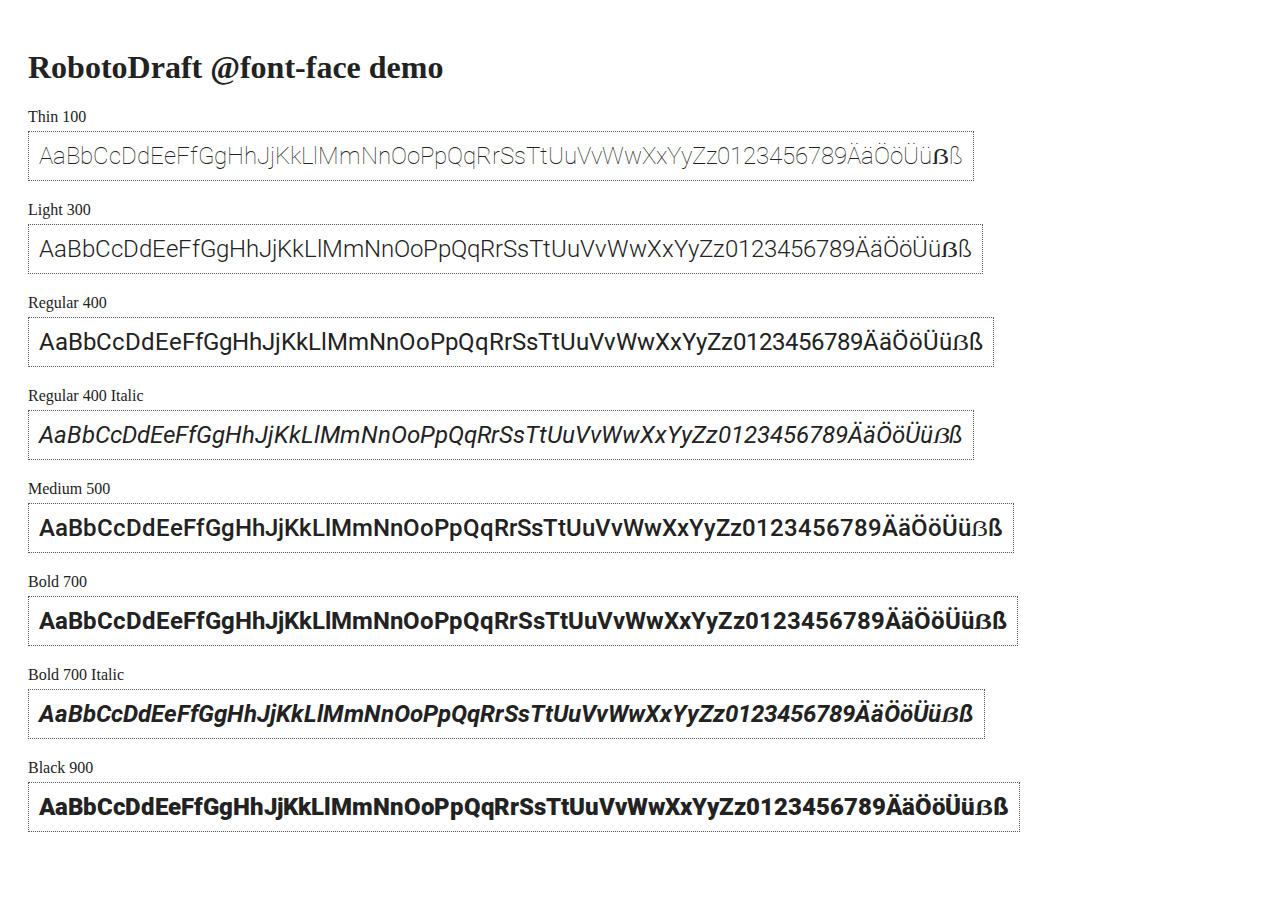
<file: www/lib/robotodraft/index.html>
<!DOCTYPE html>
<html>
	<head>
		<title>RobotoDraft @font-face demo</title>
		<meta charset="UTF-8" />
		<link rel="stylesheet" href="robotodraft.css" type="text/css" />
		<style>
		body {
			padding: 20px;
			color: #222;
			background: #fff;
		}

		span { display: block; }

		.font-demo {
			display: inline-block;
			margin: 5px 0 20px;
			padding: 10px;
			border: 1px dotted #555;
			font-family: RobotoDraft;
			font-size: 24px;
		}
		</style>
	</head>
	<body>
		<h1>RobotoDraft @font-face demo</h1>

		<span>Thin 100</span>
		<div class="font-demo" style="font-weight:100">
			AaBbCcDdEeFfGgHhJjKkLlMmNnOoPpQqRrSsTtUuVvWwXxYyZz0123456789ÄäÖöÜüẞß
		</div>

		<span>Light 300</span>
		<div class="font-demo" style="font-weight:300">
			AaBbCcDdEeFfGgHhJjKkLlMmNnOoPpQqRrSsTtUuVvWwXxYyZz0123456789ÄäÖöÜüẞß
		</div>

		<span>Regular 400</span>
		<div class="font-demo">
			AaBbCcDdEeFfGgHhJjKkLlMmNnOoPpQqRrSsTtUuVvWwXxYyZz0123456789ÄäÖöÜüẞß
		</div>

		<span>Regular 400 Italic</span>
		<div class="font-demo" style="font-style:italic">
			AaBbCcDdEeFfGgHhJjKkLlMmNnOoPpQqRrSsTtUuVvWwXxYyZz0123456789ÄäÖöÜüẞß
		</div>

		<span>Medium 500</span>
		<div class="font-demo" style="font-weight:500">
			AaBbCcDdEeFfGgHhJjKkLlMmNnOoPpQqRrSsTtUuVvWwXxYyZz0123456789ÄäÖöÜüẞß
		</div>

		<span>Bold 700</span>
		<div class="font-demo" style="font-weight:700">
			AaBbCcDdEeFfGgHhJjKkLlMmNnOoPpQqRrSsTtUuVvWwXxYyZz0123456789ÄäÖöÜüẞß
		</div>

		<span>Bold 700 Italic</span>
		<div class="font-demo" style="font-weight:700;font-style:italic">
			AaBbCcDdEeFfGgHhJjKkLlMmNnOoPpQqRrSsTtUuVvWwXxYyZz0123456789ÄäÖöÜüẞß
		</div>

		<span>Black 900</span>
		<div class="font-demo" style="font-weight:900">
			AaBbCcDdEeFfGgHhJjKkLlMmNnOoPpQqRrSsTtUuVvWwXxYyZz0123456789ÄäÖöÜüẞß
		</div>

	</body>
</html>
</file>
<file: www/lib/robotodraft/robotodraft.css>
/* BEGIN Thin */
@font-face {
  font-family: RobotoDraft;
  src: url("./fonts/Thin/RobotoDraft-Thin.woff2?v=1.0.0") format("woff2"), url("./fonts/Thin/RobotoDraft-Thin.woff?v=1.0.0") format("woff"), url("./fonts/Thin/RobotoDraft-Thin.ttf?v=1.0.0") format("truetype");
  font-weight: 100;
  font-style: normal; }
/* END Thin */
/* BEGIN Light */
@font-face {
  font-family: RobotoDraft;
  src: url("./fonts/Light/RobotoDraft-Light.woff2?v=1.0.0") format("woff2"), url("./fonts/Light/RobotoDraft-Light.woff?v=1.0.0") format("woff"), url("./fonts/Light/RobotoDraft-Light.ttf?v=1.0.0") format("truetype");
  font-weight: 300;
  font-style: normal; }
/* END Light */
/* BEGIN Regular */
@font-face {
  font-family: RobotoDraft;
  src: url("./fonts/Regular/RobotoDraft-Regular.woff2?v=1.0.0") format("woff2"), url("./fonts/Regular/RobotoDraft-Regular.woff?v=1.0.0") format("woff"), url("./fonts/Regular/RobotoDraft-Regular.ttf?v=1.0.0") format("truetype");
  font-weight: 400;
  font-style: normal; }
@font-face {
  font-family: RobotoDraft;
  src: url("./fonts/Regular/RobotoDraft-Regular.woff2?v=1.0.0") format("woff2"), url("./fonts/Regular/RobotoDraft-Regular.woff?v=1.0.0") format("woff"), url("./fonts/Regular/RobotoDraft-Regular.ttf?v=1.0.0") format("truetype");
  font-weight: normal;
  font-style: normal; }
/* END Regular */
/* BEGIN Italic */
@font-face {
  font-family: RobotoDraft;
  src: url("./fonts/Italic/RobotoDraft-Italic.woff2?v=1.0.0") format("woff2"), url("./fonts/Italic/RobotoDraft-Italic.woff?v=1.0.0") format("woff"), url("./fonts/Italic/RobotoDraft-Italic.ttf?v=1.0.0") format("truetype");
  font-weight: 400;
  font-style: italic; }
@font-face {
  font-family: RobotoDraft;
  src: url("./fonts/Italic/RobotoDraft-Italic.woff2?v=1.0.0") format("woff2"), url("./fonts/Italic/RobotoDraft-Italic.woff?v=1.0.0") format("woff"), url("./fonts/Italic/RobotoDraft-Italic.ttf?v=1.0.0") format("truetype");
  font-weight: normal;
  font-style: italic; }
/* END Italic */
/* BEGIN Medium */
@font-face {
  font-family: RobotoDraft;
  src: url("./fonts/Medium/RobotoDraft-Medium.woff2?v=1.0.0") format("woff2"), url("./fonts/Medium/RobotoDraft-Medium.woff?v=1.0.0") format("woff"), url("./fonts/Medium/RobotoDraft-Medium.ttf?v=1.0.0") format("truetype");
  font-weight: 500;
  font-style: normal; }
/* END Medium */
/* BEGIN Bold */
@font-face {
  font-family: RobotoDraft;
  src: url("./fonts/Bold/RobotoDraft-Bold.woff2?v=1.0.0") format("woff2"), url("./fonts/Bold/RobotoDraft-Bold.woff?v=1.0.0") format("woff"), url("./fonts/Bold/RobotoDraft-Bold.ttf?v=1.0.0") format("truetype");
  font-weight: 700;
  font-style: normal; }
@font-face {
  font-family: RobotoDraft;
  src: url("./fonts/Bold/RobotoDraft-Bold.woff2?v=1.0.0") format("woff2"), url("./fonts/Bold/RobotoDraft-Bold.woff?v=1.0.0") format("woff"), url("./fonts/Bold/RobotoDraft-Bold.ttf?v=1.0.0") format("truetype");
  font-weight: bold;
  font-style: normal; }
/* END Bold */
/* BEGIN Bold Italic */
@font-face {
  font-family: RobotoDraft;
  src: url("./fonts/BoldItalic/RobotoDraft-BoldItalic.woff2?v=1.0.0") format("woff2"), url("./fonts/BoldItalic/RobotoDraft-BoldItalic.woff?v=1.0.0") format("woff"), url("./fonts/BoldItalic/RobotoDraft-BoldItalic.ttf?v=1.0.0") format("truetype");
  font-weight: 700;
  font-style: italic; }
@font-face {
  font-family: RobotoDraft;
  src: url("./fonts/BoldItalic/RobotoDraft-BoldItalic.woff2?v=1.0.0") format("woff2"), url("./fonts/BoldItalic/RobotoDraft-BoldItalic.woff?v=1.0.0") format("woff"), url("./fonts/BoldItalic/RobotoDraft-BoldItalic.ttf?v=1.0.0") format("truetype");
  font-weight: bold;
  font-style: italic; }
/* END Bold Italic */
/* BEGIN Black */
@font-face {
  font-family: RobotoDraft;
  src: url("./fonts/Black/RobotoDraft-Black.woff2?v=1.0.0") format("woff2"), url("./fonts/Black/RobotoDraft-Black.woff?v=1.0.0") format("woff"), url("./fonts/Black/RobotoDraft-Black.ttf?v=1.0.0") format("truetype");
  font-weight: 900;
  font-style: normal; }
/* END Black */

/*# sourceMappingURL=robotodraft.css.map */
</file>
